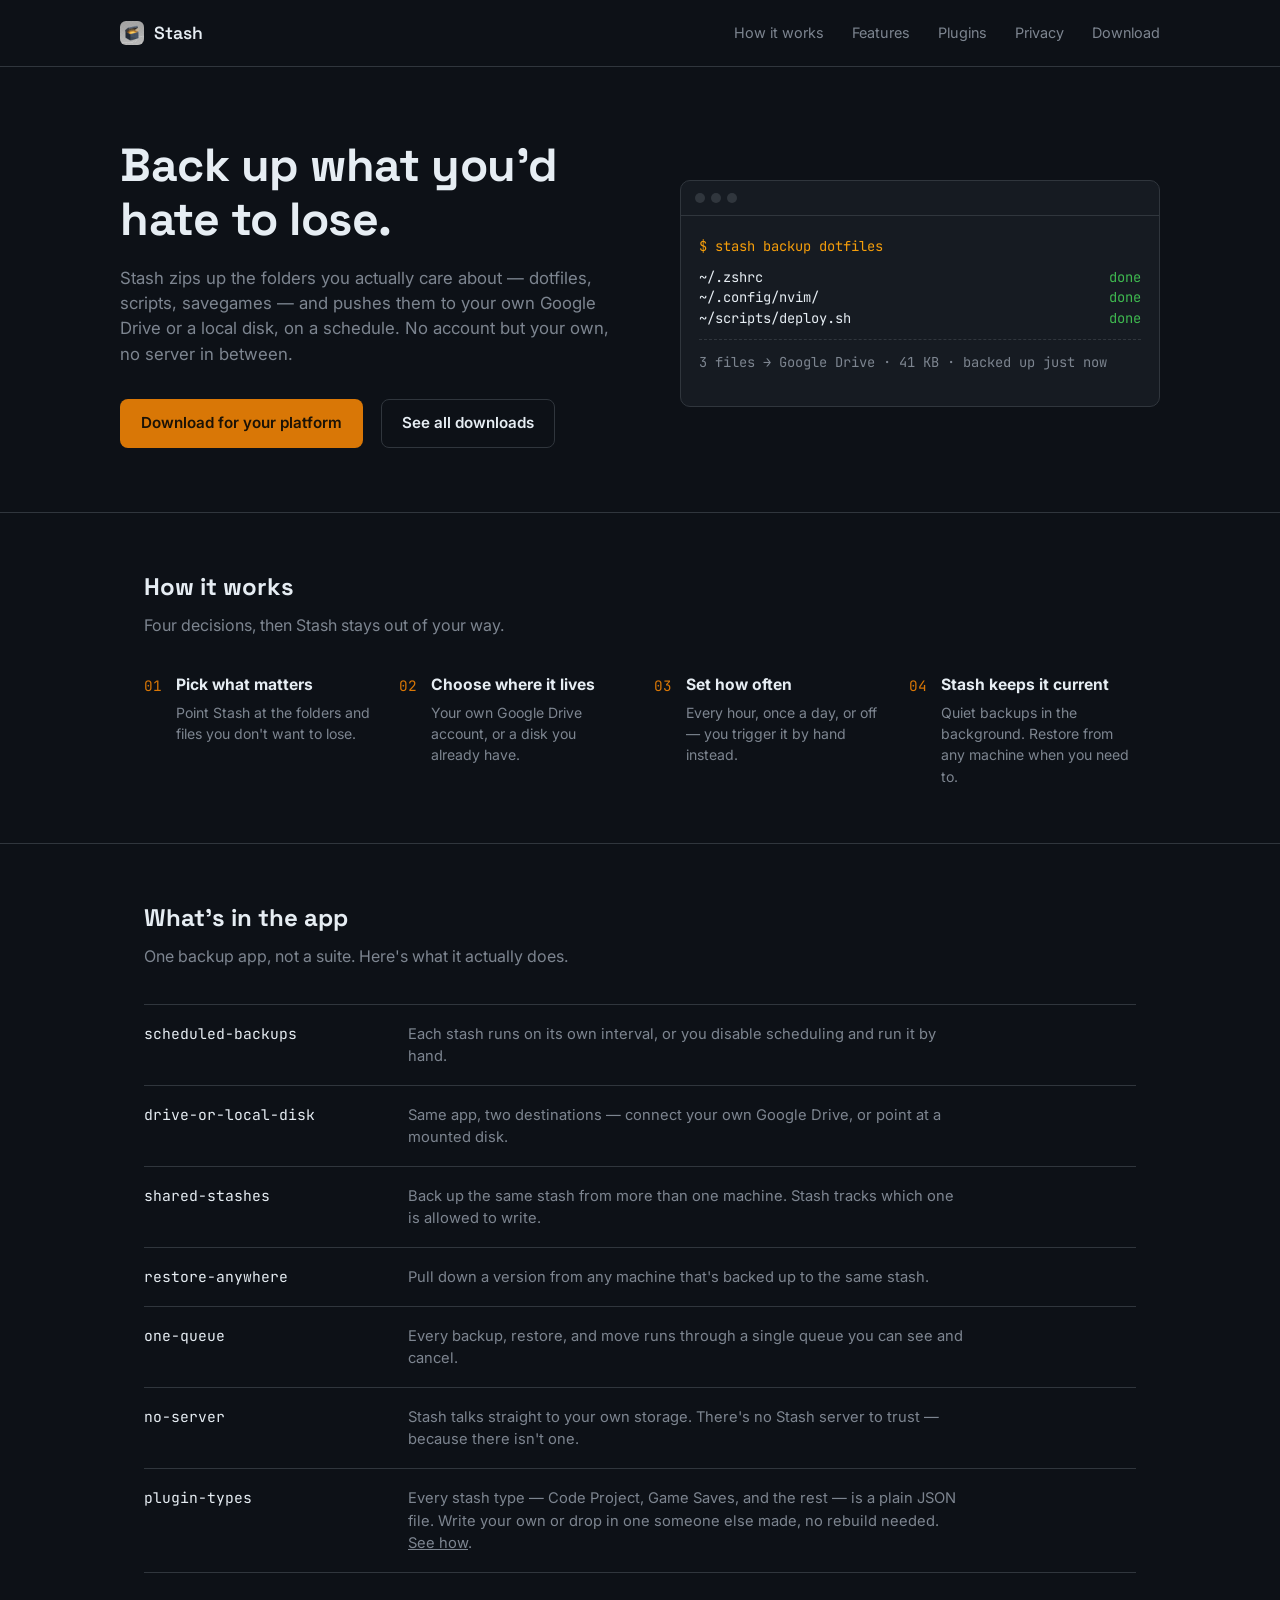
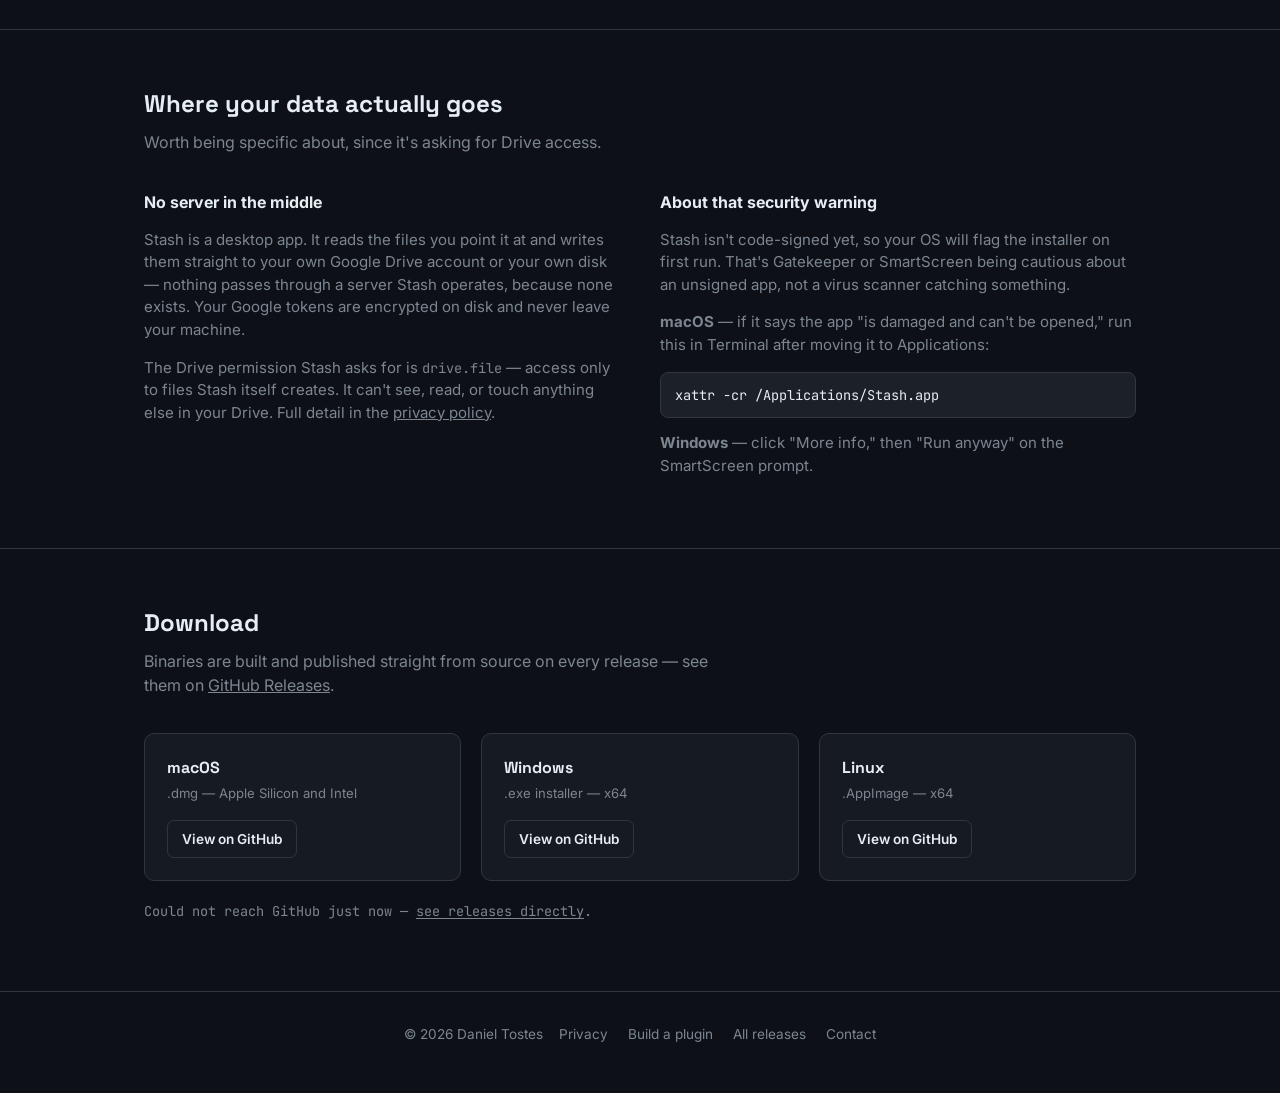
<file: docs/index.html>
<!doctype html>
<html lang="en">
<head>
  <meta charset="utf-8" />
  <meta name="viewport" content="width=device-width, initial-scale=1" />
  <title>Stash — back up what you'd hate to lose</title>
  <meta name="description" content="Stash backs up the folders you actually care about — dotfiles, scripts, savegames — to your own Google Drive or a local disk, on a schedule. No server, no subscription." />
  <meta property="og:title" content="Stash" />
  <meta property="og:description" content="Back up dotfiles, scripts and savegames to your own Google Drive or a local disk. No server in between." />
  <meta property="og:image" content="https://stash.danieltostes.dev/assets/icon.png" />
  <meta property="og:type" content="website" />
  <meta property="og:url" content="https://stash.danieltostes.dev/" />
  <meta name="theme-color" content="#0d1117" />
  <link rel="canonical" href="https://stash.danieltostes.dev/" />
  <link rel="icon" href="assets/icon.png" />
  <link rel="preconnect" href="https://fonts.googleapis.com" />
  <link rel="preconnect" href="https://fonts.gstatic.com" crossorigin />
  <link href="https://fonts.googleapis.com/css2?family=Space+Grotesk:wght@500;600;700&family=Inter:wght@400;500;600&family=JetBrains+Mono:wght@400;500&display=swap" rel="stylesheet" />
  <link rel="stylesheet" href="assets/style.css" />
  <!-- Cloudflare Web Analytics -->
  <script type="module" src="https://static.cloudflareinsights.com/beacon.min.js" data-cf-beacon='{"token": "59963a5a773b4b1691fc18e08231b805"}'></script>
  <!-- End Cloudflare Web Analytics -->
</head>
<body>

  <header class="site">
    <div class="wrap site-nav">
      <a class="wordmark" href="/">
        <img src="assets/icon.png" alt="" />
        Stash
      </a>
      <nav>
        <a href="#how-it-works">How it works</a>
        <a href="#features">Features</a>
        <a href="/plugins/">Plugins</a>
        <a href="#trust">Privacy</a>
        <a href="#download">Download</a>
      </nav>
    </div>
  </header>

  <main>
    <div class="wrap hero">
      <div>
        <h1>Back up what you'd hate to lose.</h1>
        <p class="lede">Stash zips up the folders you actually care about — dotfiles, scripts, savegames — and pushes them to your own Google Drive or a local disk, on a schedule. No account but your own, no server in between.</p>
        <div class="hero-actions">
          <a id="primary-download" class="btn btn-primary" href="#download">Download for your platform</a>
          <a class="btn btn-secondary" href="#download">See all downloads</a>
        </div>
        <p class="platform-note" id="platform-note" hidden></p>
      </div>

      <div class="terminal" role="img" aria-label="Terminal showing a Stash backup: three files uploaded to Google Drive, 41 kilobytes, backed up just now.">
        <div class="terminal-bar"><span></span><span></span><span></span></div>
        <div class="terminal-body" id="terminal-body">
          <div class="terminal-line cmd" style="animation-delay:0.05s">$ stash backup dotfiles</div>
          <div class="terminal-line done" style="animation-delay:0.35s"><span class="path">~/.zshrc</span><span class="status">done</span></div>
          <div class="terminal-line done" style="animation-delay:0.65s"><span class="path">~/.config/nvim/</span><span class="status">done</span></div>
          <div class="terminal-line done" style="animation-delay:0.95s"><span class="path">~/scripts/deploy.sh</span><span class="status">done</span></div>
          <div class="terminal-line summary" style="animation-delay:1.3s">3 files → Google Drive · 41 KB · backed up just now</div>
        </div>
      </div>
    </div>

    <section id="how-it-works">
      <div class="wrap">
        <h2>How it works</h2>
        <p class="section-lede">Four decisions, then Stash stays out of your way.</p>
        <div class="steps">
          <div class="step">
            <span class="num">01</span>
            <div>
              <h3>Pick what matters</h3>
              <p>Point Stash at the folders and files you don't want to lose.</p>
            </div>
          </div>
          <div class="step">
            <span class="num">02</span>
            <div>
              <h3>Choose where it lives</h3>
              <p>Your own Google Drive account, or a disk you already have.</p>
            </div>
          </div>
          <div class="step">
            <span class="num">03</span>
            <div>
              <h3>Set how often</h3>
              <p>Every hour, once a day, or off — you trigger it by hand instead.</p>
            </div>
          </div>
          <div class="step">
            <span class="num">04</span>
            <div>
              <h3>Stash keeps it current</h3>
              <p>Quiet backups in the background. Restore from any machine when you need to.</p>
            </div>
          </div>
        </div>
      </div>
    </section>

    <section id="features">
      <div class="wrap">
        <h2>What's in the app</h2>
        <p class="section-lede">One backup app, not a suite. Here's what it actually does.</p>
        <div class="manifest">
          <div class="manifest-row">
            <div class="name">scheduled-backups</div>
            <div class="desc">Each stash runs on its own interval, or you disable scheduling and run it by hand.</div>
          </div>
          <div class="manifest-row">
            <div class="name">drive-or-local-disk</div>
            <div class="desc">Same app, two destinations — connect your own Google Drive, or point at a mounted disk.</div>
          </div>
          <div class="manifest-row">
            <div class="name">shared-stashes</div>
            <div class="desc">Back up the same stash from more than one machine. Stash tracks which one is allowed to write.</div>
          </div>
          <div class="manifest-row">
            <div class="name">restore-anywhere</div>
            <div class="desc">Pull down a version from any machine that's backed up to the same stash.</div>
          </div>
          <div class="manifest-row">
            <div class="name">one-queue</div>
            <div class="desc">Every backup, restore, and move runs through a single queue you can see and cancel.</div>
          </div>
          <div class="manifest-row">
            <div class="name">no-server</div>
            <div class="desc">Stash talks straight to your own storage. There's no Stash server to trust — because there isn't one.</div>
          </div>
          <div class="manifest-row">
            <div class="name">plugin-types</div>
            <div class="desc">Every stash type — Code Project, Game Saves, and the rest — is a plain JSON file. Write your own or drop in one someone else made, no rebuild needed. <a href="plugins/" style="color:var(--secondary);text-decoration:underline">See how</a>.</div>
          </div>
        </div>
      </div>
    </section>

    <section id="trust">
      <div class="wrap">
        <h2>Where your data actually goes</h2>
        <p class="section-lede">Worth being specific about, since it's asking for Drive access.</p>
        <div class="trust-grid">
          <div>
            <h3>No server in the middle</h3>
            <p>Stash is a desktop app. It reads the files you point it at and writes them straight to your own Google Drive account or your own disk — nothing passes through a server Stash operates, because none exists. Your Google tokens are encrypted on disk and never leave your machine.</p>
            <p>The Drive permission Stash asks for is <code>drive.file</code> — access only to files Stash itself creates. It can't see, read, or touch anything else in your Drive. Full detail in the <a href="privacy/">privacy policy</a>.</p>
          </div>
          <div>
            <h3>About that security warning</h3>
            <p>Stash isn't code-signed yet, so your OS will flag the installer on first run. That's Gatekeeper or SmartScreen being cautious about an unsigned app, not a virus scanner catching something.</p>
            <p><strong>macOS</strong> — if it says the app "is damaged and can't be opened," run this in Terminal after moving it to Applications:</p>
            <code class="code-block">xattr -cr /Applications/Stash.app</code>
            <p style="margin-top:14px"><strong>Windows</strong> — click "More info," then "Run anyway" on the SmartScreen prompt.</p>
          </div>
        </div>
      </div>
    </section>

    <section id="download">
      <div class="wrap">
        <h2>Download</h2>
        <p class="section-lede">Binaries are built and published straight from source on every release — see them on <a href="https://github.com/danieltvaz/stash-releases/releases" id="releases-link" style="color:var(--secondary);text-decoration:underline">GitHub Releases</a>.</p>

        <div class="download-grid" id="download-grid">
          <div class="download-card" id="card-mac">
            <h3>macOS</h3>
            <p class="sub">.dmg — Apple Silicon and Intel</p>
            <a class="btn btn-secondary btn-small" aria-disabled="true" href="#">Checking latest release…</a>
          </div>
          <div class="download-card" id="card-win">
            <h3>Windows</h3>
            <p class="sub">.exe installer — x64</p>
            <a class="btn btn-secondary btn-small" aria-disabled="true" href="#">Checking latest release…</a>
          </div>
          <div class="download-card" id="card-linux">
            <h3>Linux</h3>
            <p class="sub">.AppImage — x64</p>
            <a class="btn btn-secondary btn-small" aria-disabled="true" href="#">Checking latest release…</a>
          </div>
        </div>

        <p class="release-meta" id="release-meta">Looking up the latest release…</p>
      </div>
    </section>
  </main>

  <footer class="site">
    <div class="wrap" style="display:flex;align-items:center;justify-content:space-between;flex-wrap:wrap;gap:16px">
      <span>© <span id="year"></span> Daniel Tostes</span>
      <nav>
        <a href="privacy/">Privacy</a>
        <a href="plugins/">Build a plugin</a>
        <a href="https://github.com/danieltvaz/stash-releases/releases">All releases</a>
        <a href="mailto:danieltostes@live.com">Contact</a>
      </nav>
    </div>
  </footer>

  <script>
    document.getElementById('year').textContent = new Date().getFullYear();

    var REPO = 'danieltvaz/stash-releases';

    function platform() {
      var ua = navigator.userAgent;
      if (/Mac/i.test(ua)) return 'mac';
      if (/Win/i.test(ua)) return 'win';
      if (/Linux/i.test(ua)) return 'linux';
      return null;
    }

    function setCardLink(cardId, href, label) {
      var card = document.getElementById(cardId);
      var link = card.querySelector('a');
      if (href) {
        link.href = href;
        link.textContent = label;
        link.removeAttribute('aria-disabled');
      } else {
        link.textContent = 'Not available in this release';
      }
    }

    fetch('https://api.github.com/repos/' + REPO + '/releases/latest')
      .then(function (r) { return r.ok ? r.json() : Promise.reject(r.status); })
      .then(function (data) {
        var assets = data.assets || [];
        var byExt = function (ext) {
          return assets.filter(function (a) { return a.name.toLowerCase().endsWith(ext); });
        };

        var dmgs = byExt('.dmg');
        var exe = byExt('.exe')[0];
        var appImage = byExt('.appimage')[0];

        var dmgArm = dmgs.find(function (a) { return /arm64/i.test(a.name); });
        var dmgIntel = dmgs.find(function (a) { return !/arm64/i.test(a.name); }) || dmgs[1];

        var macCard = document.getElementById('card-mac');
        if (dmgArm || dmgIntel) {
          var wrap = document.createElement('div');
          wrap.className = 'arch-links';
          if (dmgArm) {
            var a1 = document.createElement('a');
            a1.className = 'btn btn-secondary btn-small';
            a1.href = dmgArm.browser_download_url;
            a1.textContent = 'Apple Silicon';
            wrap.appendChild(a1);
          }
          if (dmgIntel) {
            var a2 = document.createElement('a');
            a2.className = 'btn btn-secondary btn-small';
            a2.href = dmgIntel.browser_download_url;
            a2.textContent = 'Intel';
            wrap.appendChild(a2);
          }
          macCard.querySelector('a').remove();
          macCard.appendChild(wrap);
        } else {
          setCardLink('card-mac', null);
        }

        setCardLink('card-win', exe ? exe.browser_download_url : null, 'Download .exe');
        setCardLink('card-linux', appImage ? appImage.browser_download_url : null, 'Download .AppImage');

        document.getElementById('release-meta').innerHTML =
          data.tag_name + ' · <a href="' + data.html_url + '">release notes</a>';

        var plat = platform();
        var primary = document.getElementById('primary-download');
        var note = document.getElementById('platform-note');
        if (plat === 'mac' && (dmgArm || dmgIntel)) {
          primary.href = (dmgArm || dmgIntel).browser_download_url;
          note.hidden = false;
          note.textContent = 'Detected macOS — grabbing the ' + (dmgArm ? 'Apple Silicon' : 'Intel') + ' build. Windows or Linux? See all downloads below.';
        } else if (plat === 'win' && exe) {
          primary.href = exe.browser_download_url;
          note.hidden = false;
          note.textContent = 'Detected Windows. Mac or Linux? See all downloads below.';
        } else if (plat === 'linux' && appImage) {
          primary.href = appImage.browser_download_url;
          note.hidden = false;
          note.textContent = 'Detected Linux. Mac or Windows? See all downloads below.';
        }
      })
      .catch(function () {
        document.getElementById('release-meta').innerHTML =
          'Could not reach GitHub just now — <a href="https://github.com/' + REPO + '/releases">see releases directly</a>.';
        ['card-mac', 'card-win', 'card-linux'].forEach(function (id) {
          var link = document.getElementById(id).querySelector('a');
          link.href = 'https://github.com/' + REPO + '/releases';
          link.textContent = 'View on GitHub';
          link.removeAttribute('aria-disabled');
        });
      });
  </script>
</body>
</html>
</file>
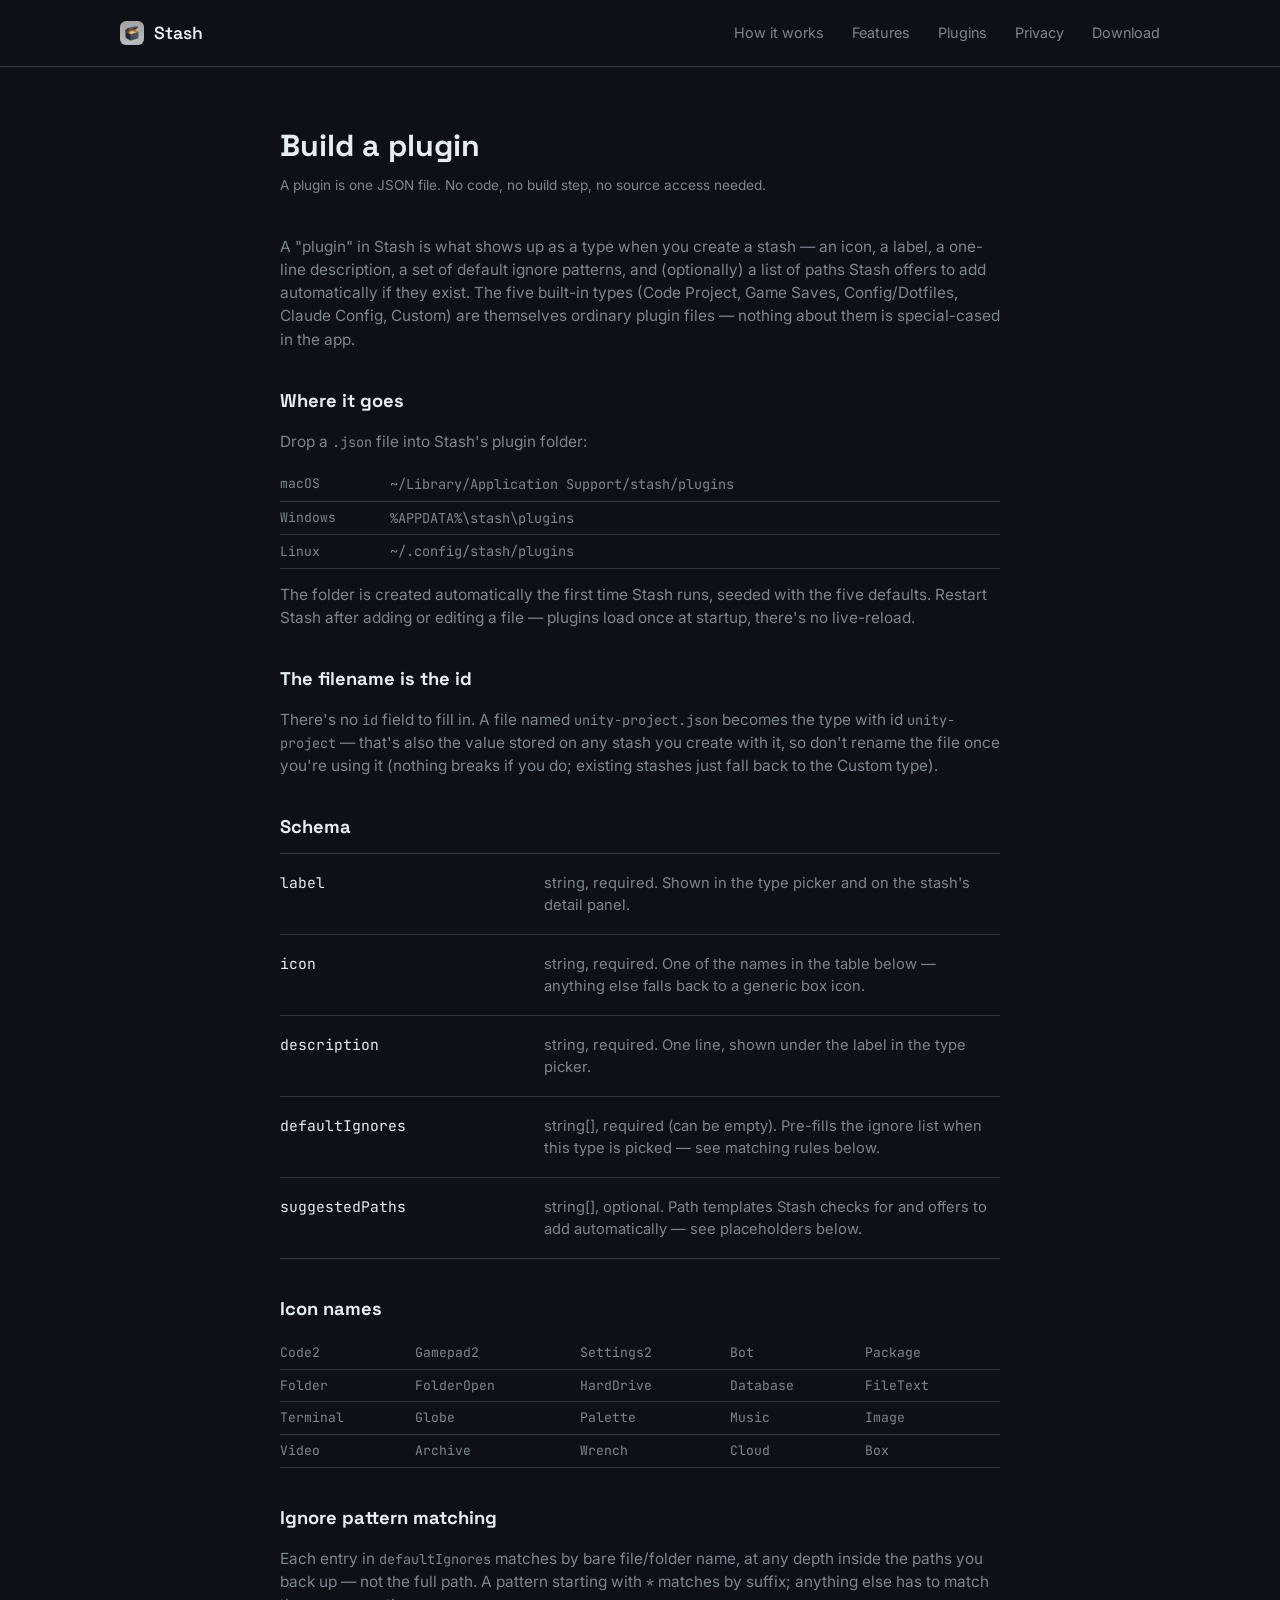
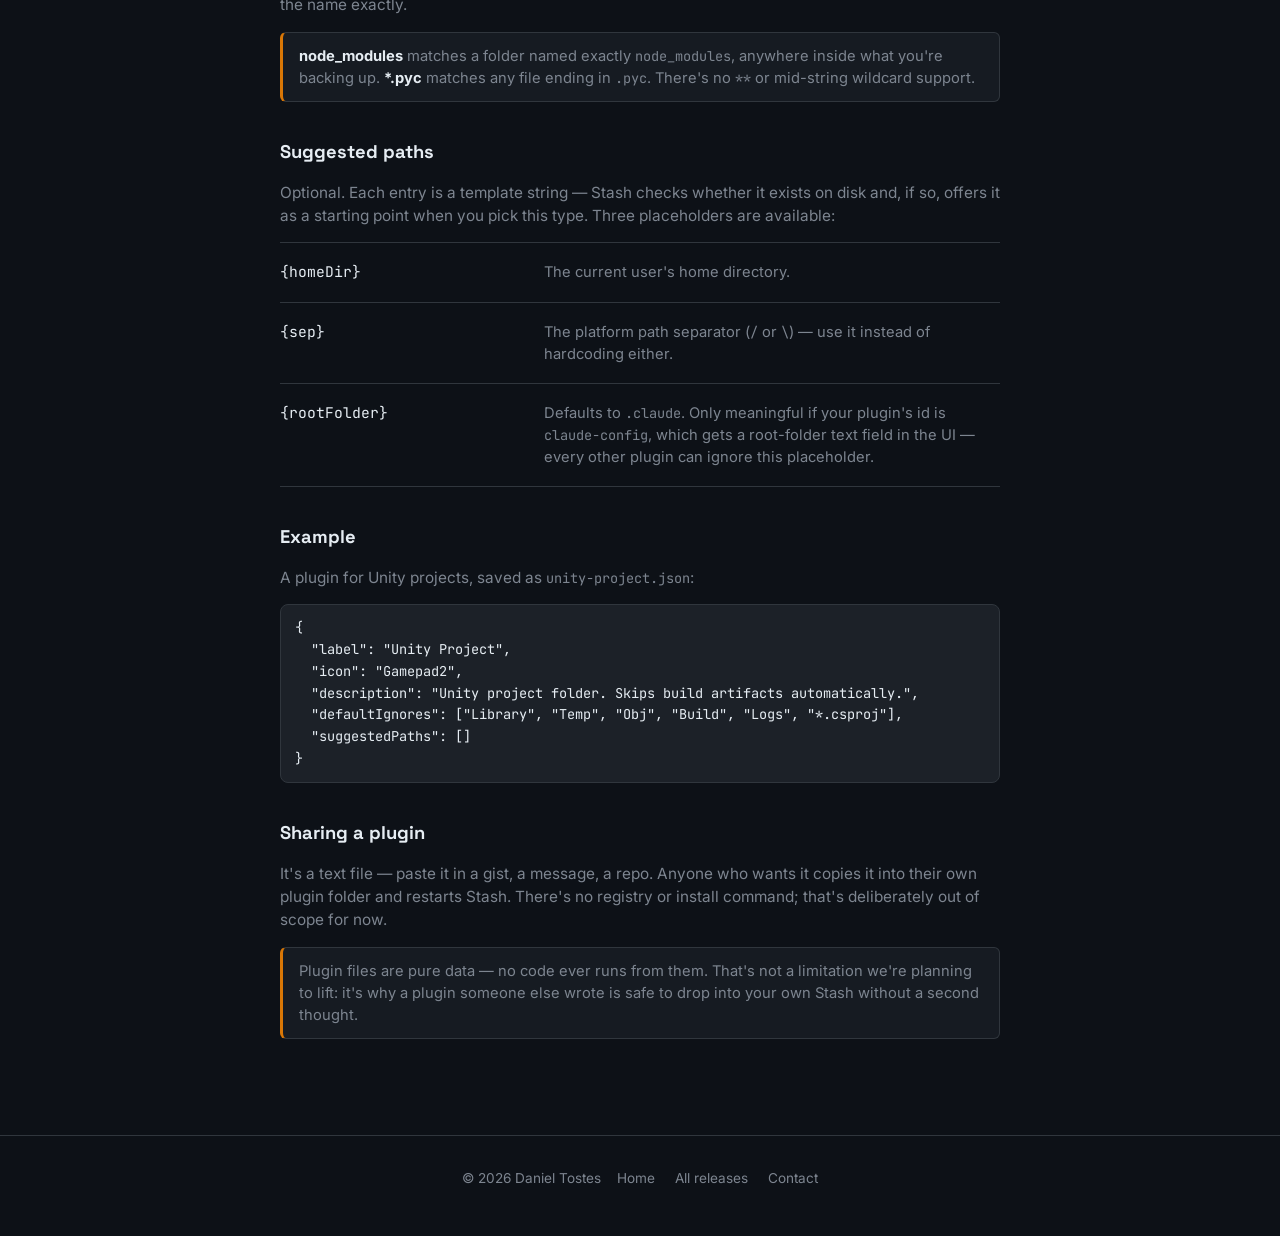
<file: docs/plugins/index.html>
<!doctype html>
<html lang="en">
<head>
  <meta charset="utf-8" />
  <meta name="viewport" content="width=device-width, initial-scale=1" />
  <title>Stash — Build a Plugin</title>
  <meta name="description" content="How to add a custom stash type to Stash — a JSON file, no code, no rebuild." />
  <meta property="og:title" content="Stash — Build a Plugin" />
  <meta property="og:description" content="How to add a custom stash type to Stash — a JSON file, no code, no rebuild." />
  <meta property="og:image" content="https://stash.danieltostes.dev/assets/icon.png" />
  <meta property="og:type" content="article" />
  <meta property="og:url" content="https://stash.danieltostes.dev/plugins/" />
  <meta name="theme-color" content="#0d1117" />
  <link rel="canonical" href="https://stash.danieltostes.dev/plugins/" />
  <link rel="icon" href="../assets/icon.png" />
  <link rel="preconnect" href="https://fonts.googleapis.com" />
  <link rel="preconnect" href="https://fonts.gstatic.com" crossorigin />
  <link href="https://fonts.googleapis.com/css2?family=Space+Grotesk:wght@500;600;700&family=Inter:wght@400;500;600&family=JetBrains+Mono:wght@400;500&display=swap" rel="stylesheet" />
  <link rel="stylesheet" href="../assets/style.css" />
  <style>
    .doc h1 { font-size: 1.9rem; }
    .doc pre.code-block { white-space: pre; overflow-x: auto; line-height: 1.6; }
    .doc .manifest-row .name { white-space: nowrap; }
    .doc table.icons {
      width: 100%;
      border-collapse: collapse;
      font-family: var(--font-mono);
      font-size: 0.82rem;
      margin: 14px 0 0;
    }
    .doc table.icons td {
      padding: 6px 10px 6px 0;
      color: var(--secondary);
      border-bottom: 1px solid var(--border);
    }
    .callout {
      background: var(--surface);
      border: 1px solid var(--border);
      border-left: 3px solid var(--accent);
      border-radius: 6px;
      padding: 12px 16px;
      margin: 16px 0;
      font-size: 0.92rem;
      color: var(--secondary);
    }
    .callout strong { color: var(--primary); }
  </style>
  <!-- Cloudflare Web Analytics -->
  <script type="module" src="https://static.cloudflareinsights.com/beacon.min.js" data-cf-beacon='{"token": "59963a5a773b4b1691fc18e08231b805"}'></script>
  <!-- End Cloudflare Web Analytics -->
</head>
<body>

  <header class="site">
    <div class="wrap site-nav">
      <a class="wordmark" href="/">
        <img src="../assets/icon.png" alt="" />
        Stash
      </a>
      <nav>
        <a href="/#how-it-works">How it works</a>
        <a href="/#features">Features</a>
        <a href="/plugins/">Plugins</a>
        <a href="/#trust">Privacy</a>
        <a href="/#download">Download</a>
      </nav>
    </div>
  </header>

  <main class="wrap doc">
    <h1>Build a plugin</h1>
    <p class="updated">A plugin is one JSON file. No code, no build step, no source access needed.</p>

    <p>A "plugin" in Stash is what shows up as a type when you create a stash — an icon, a label, a one-line description, a set of default ignore patterns, and (optionally) a list of paths Stash offers to add automatically if they exist. The five built-in types (Code Project, Game Saves, Config/Dotfiles, Claude Config, Custom) are themselves ordinary plugin files — nothing about them is special-cased in the app.</p>

    <h2>Where it goes</h2>
    <p>Drop a <code>.json</code> file into Stash's plugin folder:</p>
    <table class="icons" style="margin-top:6px">
      <tr><td style="width:110px">macOS</td><td><code>~/Library/Application Support/stash/plugins</code></td></tr>
      <tr><td>Windows</td><td><code>%APPDATA%\stash\plugins</code></td></tr>
      <tr><td>Linux</td><td><code>~/.config/stash/plugins</code></td></tr>
    </table>
    <p style="margin-top:14px">The folder is created automatically the first time Stash runs, seeded with the five defaults. Restart Stash after adding or editing a file — plugins load once at startup, there's no live-reload.</p>

    <h2>The filename is the id</h2>
    <p>There's no <code>id</code> field to fill in. A file named <code>unity-project.json</code> becomes the type with id <code>unity-project</code> — that's also the value stored on any stash you create with it, so don't rename the file once you're using it (nothing breaks if you do; existing stashes just fall back to the Custom type).</p>

    <h2>Schema</h2>
    <div class="manifest" style="margin-top:10px">
      <div class="manifest-row">
        <div class="name">label</div>
        <div class="desc">string, required. Shown in the type picker and on the stash's detail panel.</div>
      </div>
      <div class="manifest-row">
        <div class="name">icon</div>
        <div class="desc">string, required. One of the names in the table below — anything else falls back to a generic box icon.</div>
      </div>
      <div class="manifest-row">
        <div class="name">description</div>
        <div class="desc">string, required. One line, shown under the label in the type picker.</div>
      </div>
      <div class="manifest-row">
        <div class="name">defaultIgnores</div>
        <div class="desc">string[], required (can be empty). Pre-fills the ignore list when this type is picked — see matching rules below.</div>
      </div>
      <div class="manifest-row">
        <div class="name">suggestedPaths</div>
        <div class="desc">string[], optional. Path templates Stash checks for and offers to add automatically — see placeholders below.</div>
      </div>
    </div>

    <h2>Icon names</h2>
    <table class="icons">
      <tr><td>Code2</td><td>Gamepad2</td><td>Settings2</td><td>Bot</td><td>Package</td></tr>
      <tr><td>Folder</td><td>FolderOpen</td><td>HardDrive</td><td>Database</td><td>FileText</td></tr>
      <tr><td>Terminal</td><td>Globe</td><td>Palette</td><td>Music</td><td>Image</td></tr>
      <tr><td>Video</td><td>Archive</td><td>Wrench</td><td>Cloud</td><td>Box</td></tr>
    </table>

    <h2>Ignore pattern matching</h2>
    <p>Each entry in <code>defaultIgnores</code> matches by bare file/folder name, at any depth inside the paths you back up — not the full path. A pattern starting with <code>*</code> matches by suffix; anything else has to match the name exactly.</p>
    <div class="callout"><strong>node_modules</strong> matches a folder named exactly <code>node_modules</code>, anywhere inside what you're backing up. <strong>*.pyc</strong> matches any file ending in <code>.pyc</code>. There's no <code>**</code> or mid-string wildcard support.</div>

    <h2>Suggested paths</h2>
    <p>Optional. Each entry is a template string — Stash checks whether it exists on disk and, if so, offers it as a starting point when you pick this type. Three placeholders are available:</p>
    <div class="manifest" style="margin-top:10px">
      <div class="manifest-row">
        <div class="name">{homeDir}</div>
        <div class="desc">The current user's home directory.</div>
      </div>
      <div class="manifest-row">
        <div class="name">{sep}</div>
        <div class="desc">The platform path separator (<code>/</code> or <code>\</code>) — use it instead of hardcoding either.</div>
      </div>
      <div class="manifest-row">
        <div class="name">{rootFolder}</div>
        <div class="desc">Defaults to <code>.claude</code>. Only meaningful if your plugin's id is <code>claude-config</code>, which gets a root-folder text field in the UI — every other plugin can ignore this placeholder.</div>
      </div>
    </div>

    <h2>Example</h2>
    <p>A plugin for Unity projects, saved as <code>unity-project.json</code>:</p>
    <pre class="code-block">{
  "label": "Unity Project",
  "icon": "Gamepad2",
  "description": "Unity project folder. Skips build artifacts automatically.",
  "defaultIgnores": ["Library", "Temp", "Obj", "Build", "Logs", "*.csproj"],
  "suggestedPaths": []
}</pre>

    <h2>Sharing a plugin</h2>
    <p>It's a text file — paste it in a gist, a message, a repo. Anyone who wants it copies it into their own plugin folder and restarts Stash. There's no registry or install command; that's deliberately out of scope for now.</p>

    <div class="callout">Plugin files are pure data — no code ever runs from them. That's not a limitation we're planning to lift: it's why a plugin someone else wrote is safe to drop into your own Stash without a second thought.</div>
  </main>

  <footer class="site">
    <div class="wrap" style="display:flex;align-items:center;justify-content:space-between;flex-wrap:wrap;gap:16px">
      <span>© <span id="year"></span> Daniel Tostes</span>
      <nav>
        <a href="/">Home</a>
        <a href="https://github.com/danieltvaz/stash-releases/releases">All releases</a>
        <a href="mailto:danieltostes@live.com">Contact</a>
      </nav>
    </div>
  </footer>

  <script>document.getElementById('year').textContent = new Date().getFullYear();</script>
</body>
</html>
</file>
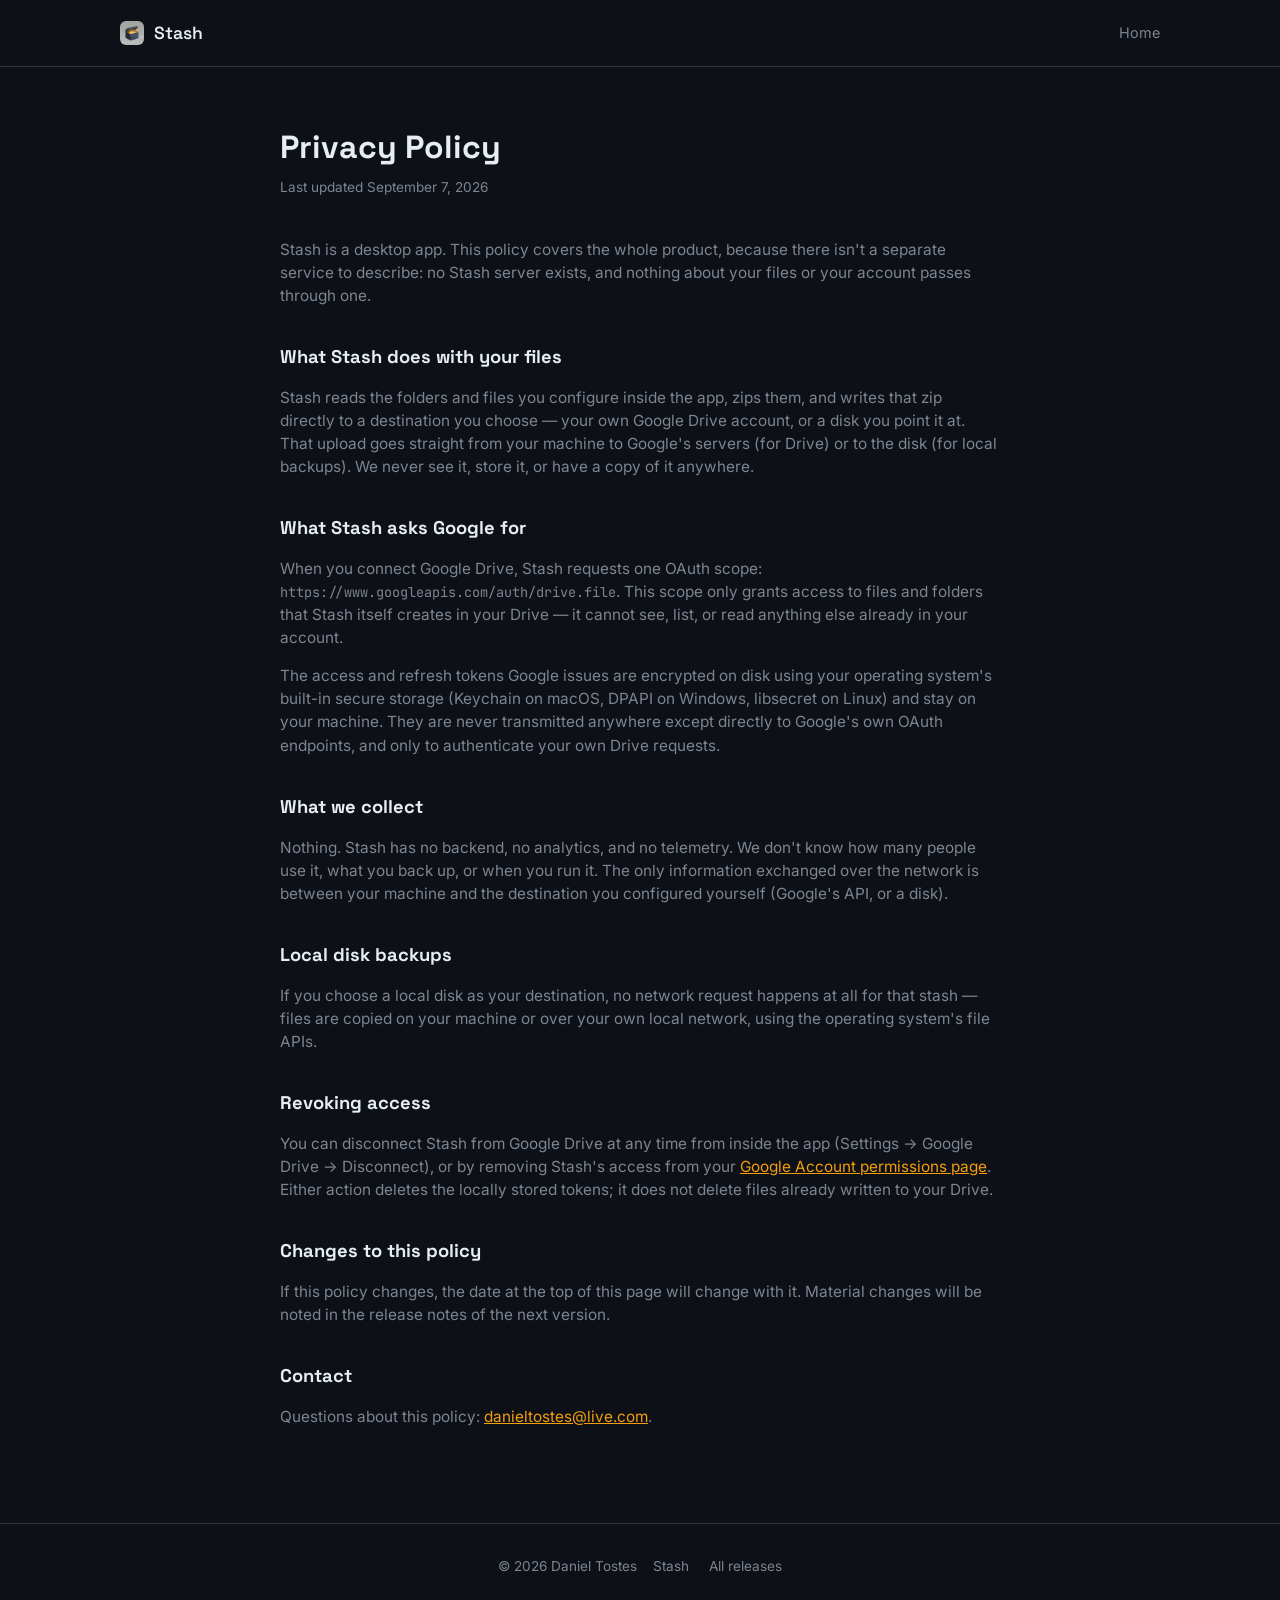
<file: docs/privacy/index.html>
<!doctype html>
<html lang="en">
<head>
  <meta charset="utf-8" />
  <meta name="viewport" content="width=device-width, initial-scale=1" />
  <title>Stash — Privacy Policy</title>
  <meta name="robots" content="noindex" />
  <meta name="theme-color" content="#0d1117" />
  <link rel="icon" href="../assets/icon.png" />
  <link rel="preconnect" href="https://fonts.googleapis.com" />
  <link rel="preconnect" href="https://fonts.gstatic.com" crossorigin />
  <link href="https://fonts.googleapis.com/css2?family=Space+Grotesk:wght@500;600;700&family=Inter:wght@400;500;600&family=JetBrains+Mono:wght@400;500&display=swap" rel="stylesheet" />
  <link rel="stylesheet" href="../assets/style.css" />
  <!-- Cloudflare Web Analytics -->
  <script type="module" src="https://static.cloudflareinsights.com/beacon.min.js" data-cf-beacon='{"token": "59963a5a773b4b1691fc18e08231b805"}'></script>
  <!-- End Cloudflare Web Analytics -->
</head>
<body>

  <header class="site">
    <div class="wrap site-nav">
      <a class="wordmark" href="/">
        <img src="../assets/icon.png" alt="" />
        Stash
      </a>
      <nav>
        <a href="/">Home</a>
      </nav>
    </div>
  </header>

  <main class="wrap doc">
    <h1>Privacy Policy</h1>
    <p class="updated">Last updated September 7, 2026</p>

    <p>Stash is a desktop app. This policy covers the whole product, because there isn't a separate service to describe: no Stash server exists, and nothing about your files or your account passes through one.</p>

    <h2>What Stash does with your files</h2>
    <p>Stash reads the folders and files you configure inside the app, zips them, and writes that zip directly to a destination you choose — your own Google Drive account, or a disk you point it at. That upload goes straight from your machine to Google's servers (for Drive) or to the disk (for local backups). We never see it, store it, or have a copy of it anywhere.</p>

    <h2>What Stash asks Google for</h2>
    <p>When you connect Google Drive, Stash requests one OAuth scope: <code>https://www.googleapis.com/auth/drive.file</code>. This scope only grants access to files and folders that Stash itself creates in your Drive — it cannot see, list, or read anything else already in your account.</p>
    <p>The access and refresh tokens Google issues are encrypted on disk using your operating system's built-in secure storage (Keychain on macOS, DPAPI on Windows, libsecret on Linux) and stay on your machine. They are never transmitted anywhere except directly to Google's own OAuth endpoints, and only to authenticate your own Drive requests.</p>

    <h2>What we collect</h2>
    <p>Nothing. Stash has no backend, no analytics, and no telemetry. We don't know how many people use it, what you back up, or when you run it. The only information exchanged over the network is between your machine and the destination you configured yourself (Google's API, or a disk).</p>

    <h2>Local disk backups</h2>
    <p>If you choose a local disk as your destination, no network request happens at all for that stash — files are copied on your machine or over your own local network, using the operating system's file APIs.</p>

    <h2>Revoking access</h2>
    <p>You can disconnect Stash from Google Drive at any time from inside the app (Settings → Google Drive → Disconnect), or by removing Stash's access from your <a href="https://myaccount.google.com/permissions" target="_blank" rel="noopener">Google Account permissions page</a>. Either action deletes the locally stored tokens; it does not delete files already written to your Drive.</p>

    <h2>Changes to this policy</h2>
    <p>If this policy changes, the date at the top of this page will change with it. Material changes will be noted in the release notes of the next version.</p>

    <h2>Contact</h2>
    <p>Questions about this policy: <a href="mailto:danieltostes@live.com">danieltostes@live.com</a>.</p>
  </main>

  <footer class="site">
    <div class="wrap" style="display:flex;align-items:center;justify-content:space-between;flex-wrap:wrap;gap:16px">
      <span>© <span id="year"></span> Daniel Tostes</span>
      <nav>
        <a href="/">Stash</a>
        <a href="https://github.com/danieltvaz/stash-releases/releases">All releases</a>
      </nav>
    </div>
  </footer>

  <script>document.getElementById('year').textContent = new Date().getFullYear();</script>
</body>
</html>
</file>
<file: docs/assets/style.css>
:root {
  --bg: #0d1117;
  --surface: #161b22;
  --elevated: #1c2128;
  --border: #30363d;
  --accent: #d97706;
  --accent-hover: #f59e0b;
  --primary: #e6edf3;
  --secondary: #7d8590;
  --success: #3fb950;

  --font-display: 'Space Grotesk', system-ui, sans-serif;
  --font-sans: 'Inter', system-ui, sans-serif;
  --font-mono: 'JetBrains Mono', ui-monospace, monospace;
}

* { box-sizing: border-box; }

html { color-scheme: dark; }

body {
  margin: 0;
  background: var(--bg);
  color: var(--primary);
  font-family: var(--font-sans);
  line-height: 1.5;
  -webkit-font-smoothing: antialiased;
}

a { color: inherit; }

img { max-width: 100%; }

.wrap {
  max-width: 1040px;
  margin: 0 auto;
  padding: 0 24px;
}

/* ---------- header ---------- */

header.site {
  border-bottom: 1px solid var(--border);
}

.site-nav {
  display: flex;
  align-items: center;
  justify-content: space-between;
  padding: 20px 0;
}

.wordmark {
  display: flex;
  align-items: center;
  gap: 10px;
  font-family: var(--font-display);
  font-size: 1.1rem;
  font-weight: 600;
  text-decoration: none;
  color: var(--primary);
}

.wordmark img { width: 24px; height: 24px; border-radius: 6px; }

.site-nav nav {
  display: flex;
  gap: 28px;
  font-size: 0.9rem;
}

.site-nav nav a {
  color: var(--secondary);
  text-decoration: none;
}

.site-nav nav a:hover { color: var(--primary); }

/* ---------- buttons ---------- */

.btn {
  display: inline-flex;
  align-items: center;
  gap: 8px;
  border-radius: 8px;
  padding: 12px 20px;
  font-family: var(--font-sans);
  font-weight: 600;
  font-size: 0.95rem;
  text-decoration: none;
  border: 1px solid transparent;
  cursor: pointer;
}

.btn-primary {
  background: var(--accent);
  color: #1a1206;
}

.btn-primary:hover { background: var(--accent-hover); }

.btn-secondary {
  background: transparent;
  border-color: var(--border);
  color: var(--primary);
}

.btn-secondary:hover { border-color: var(--secondary); }

.btn-small {
  padding: 8px 14px;
  font-size: 0.85rem;
  border-radius: 7px;
}

.btn[aria-disabled="true"] {
  opacity: 0.45;
  pointer-events: none;
}

/* ---------- hero ---------- */

.hero {
  padding: 72px 0 64px;
  display: grid;
  grid-template-columns: 1.05fr 1fr;
  gap: 56px;
  align-items: center;
}

.hero h1 {
  font-family: var(--font-display);
  font-size: clamp(2.1rem, 4vw, 2.9rem);
  line-height: 1.15;
  letter-spacing: -0.01em;
  margin: 0 0 20px;
  max-width: 20ch;
}

.hero p.lede {
  color: var(--secondary);
  font-size: 1.05rem;
  max-width: 46ch;
  margin: 0 0 32px;
}

.hero-actions {
  display: flex;
  align-items: center;
  gap: 18px;
  flex-wrap: wrap;
}

.hero-actions .hint {
  font-size: 0.82rem;
  color: var(--secondary);
  font-family: var(--font-mono);
}

.platform-note {
  margin-top: 14px;
  font-size: 0.82rem;
  color: var(--secondary);
}

.platform-note a { color: var(--secondary); text-decoration: underline; text-underline-offset: 2px; }
.platform-note a:hover { color: var(--primary); }

/* terminal panel */

.terminal {
  background: var(--surface);
  border: 1px solid var(--border);
  border-radius: 10px;
  overflow: hidden;
  font-family: var(--font-mono);
  font-size: 0.86rem;
}

.terminal-bar {
  display: flex;
  gap: 6px;
  padding: 12px 14px;
  border-bottom: 1px solid var(--border);
}

.terminal-bar span {
  width: 10px;
  height: 10px;
  border-radius: 50%;
  background: var(--border);
}

.terminal-body {
  padding: 20px 18px 22px;
  min-height: 190px;
}

.terminal-line {
  display: flex;
  justify-content: space-between;
  gap: 16px;
  opacity: 0;
  transform: translateY(4px);
  animation: line-in 0.4s ease forwards;
}

.terminal-line .path { color: var(--primary); white-space: nowrap; overflow: hidden; text-overflow: ellipsis; }
.terminal-line .status { color: var(--secondary); }
.terminal-line.done .status { color: var(--success); }
.terminal-line.cmd { color: var(--accent-hover); margin-bottom: 10px; }
.terminal-line.summary { color: var(--secondary); margin-top: 10px; border-top: 1px dashed var(--border); padding-top: 12px; }

@keyframes line-in {
  to { opacity: 1; transform: translateY(0); }
}

@media (prefers-reduced-motion: reduce) {
  .terminal-line { animation: none; opacity: 1; transform: none; }
}

/* ---------- sections ---------- */

section {
  padding: 56px 0;
  border-top: 1px solid var(--border);
}

section h2 {
  font-family: var(--font-display);
  font-size: 1.5rem;
  margin: 0 0 8px;
}

section .section-lede {
  color: var(--secondary);
  max-width: 60ch;
  margin: 0 0 36px;
}

/* how it works */

.steps {
  display: grid;
  grid-template-columns: repeat(4, 1fr);
  gap: 28px;
}

.step {
  display: flex;
  gap: 14px;
}

.step .num {
  font-family: var(--font-mono);
  color: var(--accent);
  font-size: 0.9rem;
  padding-top: 2px;
}

.step h3 {
  font-size: 0.98rem;
  margin: 0 0 6px;
}

.step p {
  color: var(--secondary);
  font-size: 0.88rem;
  margin: 0;
}

/* feature manifest */

.manifest {
  border-top: 1px solid var(--border);
}

.manifest-row {
  display: grid;
  grid-template-columns: 240px 1fr;
  gap: 24px;
  padding: 18px 0;
  border-bottom: 1px solid var(--border);
}

.manifest-row .name {
  font-family: var(--font-mono);
  font-size: 0.92rem;
  color: var(--primary);
}

.manifest-row .desc {
  color: var(--secondary);
  font-size: 0.92rem;
  max-width: 62ch;
}

/* trust */

.trust-grid {
  display: grid;
  grid-template-columns: 1fr 1fr;
  gap: 40px;
}

.trust-grid p {
  color: var(--secondary);
  font-size: 0.94rem;
}

.trust-grid h3 {
  font-size: 1rem;
  margin: 0 0 10px;
  color: var(--primary);
}

code, .code-block {
  font-family: var(--font-mono);
  font-size: 0.85rem;
}

.code-block {
  display: block;
  background: var(--elevated);
  border: 1px solid var(--border);
  border-radius: 8px;
  padding: 12px 14px;
  color: var(--primary);
  overflow-x: auto;
  margin: 10px 0 0;
}

/* download */

.download-grid {
  display: grid;
  grid-template-columns: repeat(3, 1fr);
  gap: 20px;
}

.download-card {
  background: var(--surface);
  border: 1px solid var(--border);
  border-radius: 10px;
  padding: 22px;
}

.download-card.recommended {
  border-color: var(--accent);
}

.download-card h3 {
  font-family: var(--font-display);
  font-size: 1rem;
  margin: 0 0 4px;
}

.download-card .sub {
  color: var(--secondary);
  font-size: 0.82rem;
  margin: 0 0 16px;
}

.download-card .arch-links {
  display: flex;
  gap: 10px;
  margin-top: 10px;
}

.release-meta {
  margin-top: 20px;
  font-size: 0.85rem;
  color: var(--secondary);
  font-family: var(--font-mono);
}

.release-meta a { color: var(--secondary); text-decoration: underline; text-underline-offset: 2px; }
.release-meta a:hover { color: var(--primary); }

/* ---------- footer ---------- */

footer.site {
  border-top: 1px solid var(--border);
  padding: 32px 0 48px;
  display: flex;
  align-items: center;
  justify-content: space-between;
  flex-wrap: wrap;
  gap: 16px;
  color: var(--secondary);
  font-size: 0.85rem;
}

footer.site nav {
  display: flex;
  gap: 20px;
}

footer.site a {
  color: var(--secondary);
  text-decoration: none;
}

footer.site a:hover { color: var(--primary); }

/* ---------- privacy page ---------- */

.doc {
  padding: 56px 0 80px;
  max-width: 720px;
}

.doc h1 {
  font-family: var(--font-display);
  font-size: 2rem;
  margin: 0 0 6px;
}

.doc .updated {
  color: var(--secondary);
  font-size: 0.85rem;
  margin: 0 0 40px;
}

.doc h2 {
  font-family: var(--font-display);
  font-size: 1.15rem;
  margin: 36px 0 12px;
}

.doc p, .doc li {
  color: var(--secondary);
  font-size: 0.96rem;
}

.doc a { color: var(--accent-hover); }

/* ---------- responsive ---------- */

@media (max-width: 860px) {
  .hero { grid-template-columns: 1fr; padding: 48px 0; }
  .steps { grid-template-columns: 1fr 1fr; }
  .trust-grid { grid-template-columns: 1fr; }
  .download-grid { grid-template-columns: 1fr; }
}

@media (max-width: 520px) {
  .steps { grid-template-columns: 1fr; }
  .manifest-row { grid-template-columns: 1fr; gap: 4px; }
  .site-nav nav { display: none; }
}

:focus-visible {
  outline: 2px solid var(--accent-hover);
  outline-offset: 2px;
}
</file>
